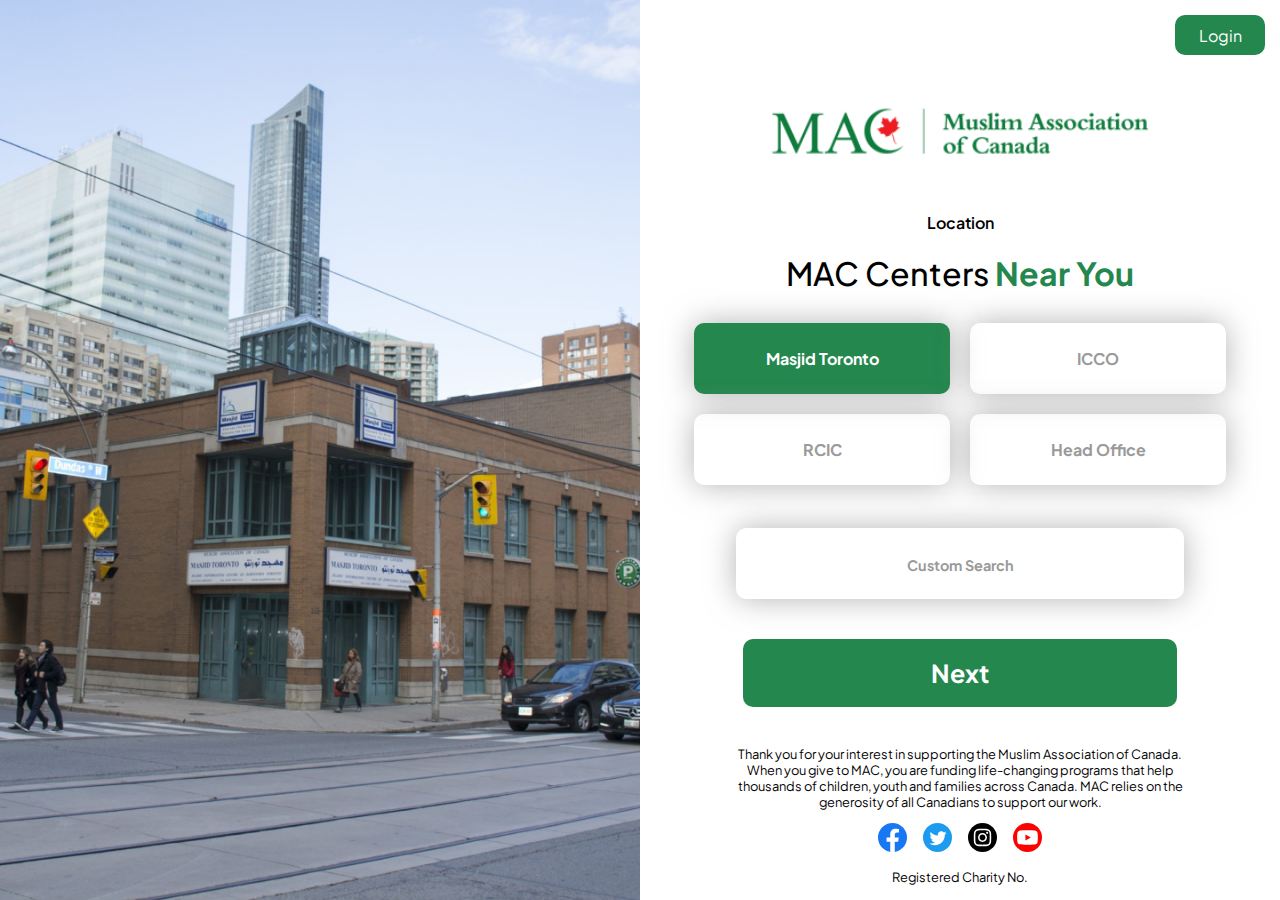
<file: index.html>
<!DOCTYPE html>
<html lang="en">
<head>
    <meta charset="UTF-8">
    <meta http-equiv="X-UA-Compatible" content="IE=edge">
    <meta name="viewport" content="width=device-width, initial-scale=1.0">
    <title>Location</title>
    <link rel="stylesheet" href="style.css">
    <link rel="preconnect" href="https://fonts.googleapis.com">
    <link rel="preconnect" href="https://fonts.gstatic.com" crossorigin>
    <link href="https://fonts.googleapis.com/css2?family=Plus+Jakarta+Sans:wght@400;500;700&display=swap" rel="stylesheet">
</head>
<body class="location">
    <div class="content">

        <div class="left-side"></div>

        <div class="right-side">
            <section class="login-wrapper">
                <button class="login-btn">Login</button>
            </section>

            <section class="header">
                <img src="./images/Mac-logo.svg" alt="Mac Logo">
            </section>

            <section class="body">
                <div class="breadcrumbs-wrapper">
                    <p class="breadcrumb current-page">Location</p>
                </div>
                <h4>MAC Centers <span class="logo-colour"><b>Near You</b></span></h4>

                <form class="options">
                    <label class="choice">
                        <input type="radio" name="locationChoice" value="Masjid Toronto" checked>
                        <p>Masjid Toronto</p>
                    </label>

                    <label class="choice">
                        <input type="radio" name="locationChoice" value="ICCO">
                        <p>ICCO</p>
                    </label>

                    <label class="choice">
                        <input type="radio" name="locationChoice" value="RCIC">
                        <p>RCIC</p>
                    </label>

                    <label class="choice">
                        <input type="radio" name="locationChoice" value="Head Office">
                        <p>Head Office</p>
                    </label>

                    <label class="choice" id="search">
                        <input type="radio" name="locationChoice">
                        <input type="text" id="otherLocations" placeholder="Custom Search">
                    </label>
                </form>

                <a href="cause.html" class="next-page"><button class="next-btn">Next</button></a>
            </section>

            <section class="footer">
                <div class="note">
                    <p>Thank you for your interest in supporting the Muslim Association of Canada. When you give to MAC, you are funding life-changing programs that help thousands of children, youth and families across Canada. MAC relies on the generosity of all Canadians to support our work.</p>
                </div>

                <div class="socials-container">
                    <ul class="socials">
                        <li class="social-wrapper">
                            <a href="#" target="_blank">
                                <img src="./images/Facebook.svg" alt="Facebook">
                            </a>
                        </li>
                        <li class="social-wrapper">
                            <a href="#" target="_blank">
                                <img src="./images/Twitter.svg" alt="Twitter">
                            </a>
                        </li><li class="social-wrapper">
                            <a href="#" target="_blank">
                                <img src="./images/Instagram.svg" alt="Instagram">
                            </a>
                        </li><li class="social-wrapper">
                            <a href="" target="_blank">
                                <img src="./images/YouTube.svg" alt="Youtube">
                            </a>
                        </li>
                    </ul>
                </div>

                <div class="PS">
                    <p>Registered Charity No.</p>
                </div>
            </section>
        </div>

    </div>
    
</body>
</html>
</file>
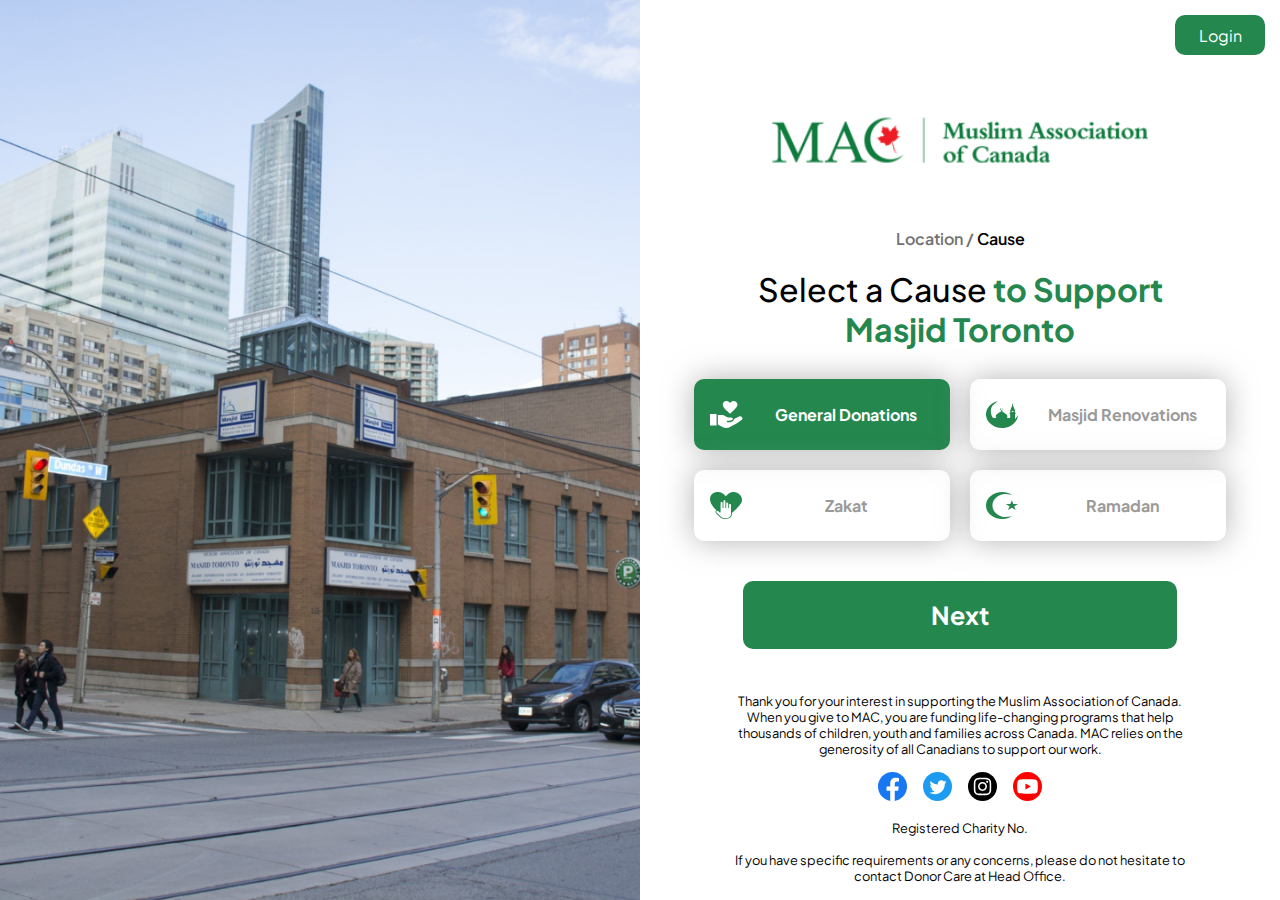
<file: cause.html>
<!DOCTYPE html>
<html lang="en">
<head>
    <meta charset="UTF-8">
    <meta http-equiv="X-UA-Compatible" content="IE=edge">
    <meta name="viewport" content="width=device-width, initial-scale=1.0">
    <title>Cause</title>
    <link rel="stylesheet" href="style.css">
    <link rel="preconnect" href="https://fonts.googleapis.com">
    <link rel="preconnect" href="https://fonts.gstatic.com" crossorigin>
    <link href="https://fonts.googleapis.com/css2?family=Plus+Jakarta+Sans:wght@400;500;700&display=swap" rel="stylesheet">
</head>
<body class="cause">
    <div class="content">

        <div class="left-side"></div>

        <div class="right-side">
            <section class="login-wrapper">
                <button class="login-btn">Login</button>
            </section>
            
            <section class="header">
                <img src="./images/Mac-logo.svg" alt="Mac Logo">
            </section>

            <section class="body">
                <div class="breadcrumbs-wrapper">
                    <p class="breadcrumb"> <a href="./index.html"> Location&nbsp; </a> </p>
                    <p>/&nbsp;</p>
                    <p class="breadcrumb current-page">Cause</p>
                </div>
                <h4>Select a Cause <span class="logo-colour"><b> to Support Masjid Toronto </b></span></h4>

                <form class="options">
                    <label class="choice">
                        <input type="radio" name="causeChoice" value="General Donations" checked>
                        <svg width="33" height="27" viewBox="0 0 33 27" fill="none" xmlns="http://www.w3.org/2000/svg">
                            <path fill-rule="evenodd" clip-rule="evenodd" d="M7.86831 23.619V13.8806H12.2496C14.1065 14.2129 15.9635 15.2205 17.8204 16.389H21.2231C22.7635 16.4813 23.5706 18.0429 22.0724 19.0689C20.8802 19.9447 19.3055 19.8946 17.6912 19.7495C16.5781 19.6941 16.5306 21.1897 17.6912 21.1949C18.0947 21.2266 18.5326 21.1316 18.9151 21.1316C20.9303 21.129 22.5868 20.7439 23.6023 19.1534L24.1114 17.9637L29.1732 15.4553C31.7054 14.6218 33.5043 17.27 31.6394 19.1138C27.973 21.7805 24.2142 23.9751 20.3685 25.7477C17.5751 27.4463 14.7818 27.3883 11.9911 25.7477L7.86831 23.619ZM20.0678 2.05567C21.0252 1.05598 21.6952 0.193441 23.1723 0.0246275C25.9419 -0.294536 28.49 2.54365 27.092 5.33699C26.6937 6.13358 25.8839 7.07788 24.9871 8.00636C24.0032 9.02452 22.9139 10.0242 22.1489 10.7812L20.0678 12.8466L18.348 11.1901C16.28 9.19861 12.9064 6.69014 12.7956 3.58291C12.7164 1.40679 14.4362 0.0114389 16.4092 0.0378161C18.1765 0.0589178 18.9177 0.937278 20.0678 2.05567ZM0 12.9442H6.54945V24.5976H0V12.9442Z" fill="#24874E"/>
                            </svg>
                        <p>General Donations</p>
                    </label>

                    <label class="choice">
                        <input type="radio" name="causeChoice" value="Masjid Renovations">
                        <svg width="32" height="27" viewBox="0 0 32 27" fill="none" xmlns="http://www.w3.org/2000/svg">
                            <path fill-rule="evenodd" clip-rule="evenodd" d="M7.12237 17.0896H10.3984C8.00779 13.1063 13.2317 12.3012 15.3307 9.95486V9.4589C15.1406 9.42998 14.9505 9.37216 14.7682 9.28097C14.362 9.08081 14.1015 8.78723 13.9817 8.4047C13.862 8.02216 13.9219 7.65519 14.1588 7.30601C14.3333 7.05025 14.5963 6.84786 14.9531 6.70774C14.5208 7.12586 14.2291 7.4061 14.4219 8.02661C14.526 8.35799 14.7526 8.61376 15.1041 8.78278C15.4505 8.95404 15.8203 8.99629 16.2083 8.90733C16.9427 8.74498 17.0729 8.3869 17.2812 7.85313C17.2916 8.00881 17.2916 8.10667 17.289 8.15338C17.2682 8.36689 17.1927 8.56483 17.0677 8.75165C16.8359 9.09638 16.4922 9.321 16.0442 9.42109C16.013 9.42998 15.9844 9.43443 15.9531 9.43888V9.95931C18.1172 12.4725 23.0989 13.1664 20.8828 17.0852H24.1901V14.0427L23.4453 11.6696H24.3047V9.28987L26.1979 4.42142V3.02026C26.1979 2.84234 26.3646 2.7 26.5729 2.7C26.7812 2.7 26.9479 2.84234 26.9479 3.02026V4.20791L28.9583 9.28987V11.6696H29.914L28.987 14.0427V18.2839C30.0443 17.0585 30.9557 15.5973 32 13.9448C31.7969 15.406 31.6302 16.3468 31.5052 16.7627C30.9062 18.7199 29.8385 20.488 28.3125 22.0582C25.4844 24.9672 21.8724 26.5886 17.4791 26.9333C13.0859 27.2802 9.19269 26.2483 5.78904 23.8307C2.36196 21.4021 0.455705 18.3128 0.0676845 14.5586C-0.317732 10.8044 0.919247 7.45502 3.78383 4.50815C5.8906 2.34415 8.74477 0.840692 12.3411 0C7.513 3.32273 4.25779 5.56458 4.90623 11.6185C5.12758 13.6735 5.86716 15.4972 7.12237 17.0896ZM15.6354 7.67298L15.8802 7.31046L15.5547 6.99909L16.0312 7.08583L16.276 6.72331L16.3281 7.13921L16.8073 7.22817L16.3594 7.3972L16.4114 7.8131L16.0807 7.50173L15.6354 7.67298ZM25.8203 9.95264H27.5547V11.1203H25.8203V9.95264Z" fill="#24874E"/>
                            </svg>
                        <p>Masjid Renovations</p>
                    </label>

                    <label class="choice">
                        <input type="radio" name="causeChoice" value="Zakat">
                        <svg width="32" height="27" viewBox="0 0 32 27" fill="none" xmlns="http://www.w3.org/2000/svg">
                            <path fill-rule="evenodd" clip-rule="evenodd" d="M15.8411 4.27737C17.9244 2.20083 19.388 0.400662 22.6119 0.0446127C28.6458 -0.612709 34.1822 5.29323 31.138 11.107C30.2708 12.7628 28.5052 14.7323 26.552 16.6644C24.9739 18.2255 23.2734 19.7643 21.8229 21.0963V22.1595C21.8248 23.4169 21.3072 24.6241 20.3828 25.5183C18.7682 27.082 14.4479 27.3907 12.3098 26.574C10.8098 25.9939 8.42704 23.4891 7.10933 22.1396C6.69502 21.7548 6.30625 21.3457 5.94527 20.9146C5.76277 20.6715 5.63519 20.3948 5.57063 20.102C5.50607 19.8092 5.50594 19.5068 5.57027 19.214C5.64119 18.9305 5.78534 18.6686 5.98954 18.4521C6.09693 18.3399 6.21955 18.2419 6.35412 18.1608C3.08329 15.051 0.156204 11.498 -4.61768e-05 7.45442C-0.164109 2.92289 3.57547 0.022204 7.87756 0.074491C11.7213 0.124288 13.3463 1.94935 15.8411 4.27737ZM21.0026 18.838V22.1595C21.0007 23.2093 20.5655 24.2159 19.7916 24.9606C18.4166 26.2902 14.414 26.5292 12.5911 25.837C11.3593 25.3689 9.12235 23.0833 7.86193 21.7885C7.62756 21.5395 6.74735 20.7104 6.55985 20.4067C6.35895 20.1127 6.28606 19.7553 6.35672 19.4107C6.39308 19.2541 6.47113 19.1092 6.58329 18.9899C6.69045 18.8756 6.82685 18.7898 6.97912 18.7409C7.36714 18.6239 7.88537 18.7409 8.4062 19.2389C8.52599 19.3534 8.8411 19.6572 9.15099 19.9361C9.39051 20.1649 9.65208 20.3717 9.93224 20.5536C9.99951 20.5959 10.0783 20.6184 10.1588 20.6183L10.4817 20.4664L10.5963 18.9227C10.5963 16.0394 10.6171 13.7363 10.6171 10.8456C10.6171 9.60068 12.5807 9.60068 12.5807 10.8456V15.9249H13.427V9.3019C13.427 8.05697 15.3906 8.05697 15.3906 9.3019V15.9199H16.2552V11.3535C16.2552 10.1086 18.2187 10.1086 18.2187 11.3535V15.9199H19.039V13.0342C19.039 11.7893 21.0026 11.7893 21.0026 13.0342V18.838Z" fill="#24874E"/>
                            </svg>
                        <p>Zakat</p>
                    </label>

                    <label class="choice">
                        <input type="radio" name="causeChoice" value="Ramadan">
                        <svg width="32" height="27" viewBox="0 0 32 27" fill="none" xmlns="http://www.w3.org/2000/svg">
                            <g clip-path="url(#clip0_602_110)">
                            <path d="M25.871 24.2732C24.4136 25.0642 23.4525 25.5498 22.9929 25.73C20.8291 26.5759 18.5367 27 16.126 27C11.6619 27 7.86214 25.6794 4.71623 23.0471C1.57033 20.4148 0 17.2354 0 13.5C0 9.74048 1.5782 6.55444 4.73724 3.93311C7.8989 1.31396 11.7381 0 16.26 0C19.5844 0 22.7907 0.903076 25.871 2.70703C19.742 1.67212 15.6087 0.973389 10.5249 5.21631C7.79386 7.50146 6.42573 10.2634 6.42573 13.5C6.42573 16.7124 7.78598 19.4678 10.5091 21.7661C15.6087 26.0771 19.7079 25.3081 25.871 24.2732ZM19.7184 11.9509H24.4057L25.871 8.22217L27.3074 11.9509H32L28.2055 14.2471L29.6419 17.9934L25.871 15.6907L22.0686 17.9934L23.5129 14.2471L19.7184 11.9509Z" fill="#24874E"/>
                            </g>
                            <defs>
                            <clipPath id="clip0_602_110">
                            <rect width="32" height="27" fill="white"/>
                            </clipPath>
                            </defs>
                            </svg>
                        <p>Ramadan</p>
                    </label>
                </form>

                <a href="donation-amount.html" class="next-page"><button class="next-btn">Next</button></a>
            </section>

            <section class="footer">
                <div class="note">
                    <p>Thank you for your interest in supporting the Muslim Association of Canada. When you give to MAC, you are funding life-changing programs that help thousands of children, youth and families across Canada. MAC relies on the generosity of all Canadians to support our work.</p>
                </div>

                <div class="socials-container">
                    <ul class="socials">
                        <li class="social-wrapper">
                            <a href="#" target="_blank">
                                <img src="./images/Facebook.svg" alt="Facebook">
                            </a>
                        </li>
                        <li class="social-wrapper">
                            <a href="#" target="_blank">
                                <img src="./images/Twitter.svg" alt="Twitter">
                            </a>
                        </li><li class="social-wrapper">
                            <a href="#" target="_blank">
                                <img src="./images/Instagram.svg" alt="Instagram">
                            </a>
                        </li><li class="social-wrapper">
                            <a href="" target="_blank">
                                <img src="./images/YouTube.svg" alt="Youtube">
                            </a>
                        </li>
                    </ul>
                </div>

                <div class="PS">
                    <p>Registered Charity No.</p>
                    <br>
                    <p>If you have specific requirements or any concerns, please do not hesitate to contact Donor Care at Head Office.</p>
                </div>
            </section>
        </div>

    </div>

</body>
</html>
</file>
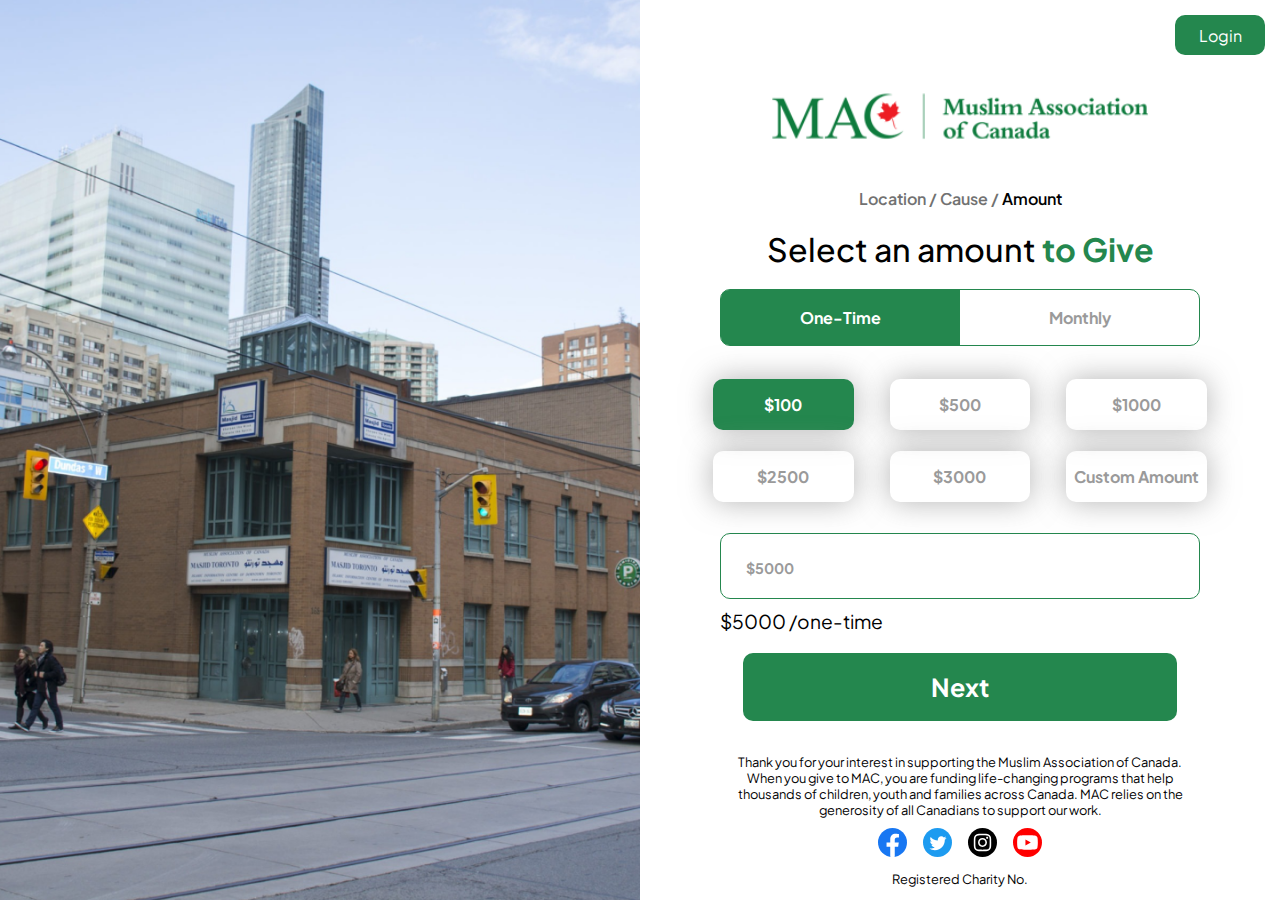
<file: donation-amount.html>
<!DOCTYPE html>
<html lang="en">
<head>
    <meta charset="UTF-8">
    <meta http-equiv="X-UA-Compatible" content="IE=edge">
    <meta name="viewport" content="width=device-width, initial-scale=1.0">
    <title>Donation Amount</title>
    <link rel="stylesheet" href="style.css">
    <link rel="preconnect" href="https://fonts.googleapis.com">
    <link rel="preconnect" href="https://fonts.gstatic.com" crossorigin>
    <link href="https://fonts.googleapis.com/css2?family=Plus+Jakarta+Sans:wght@400;500;700&display=swap" rel="stylesheet">
</head>
<body class="donation-amount">
    <div class="content">

        <div class="left-side"></div>

        <div class="right-side">
            <section class="login-wrapper">
                <button class="login-btn">Login</button>
            </section>

            <section class="header">
                <img src="./images/Mac-logo.svg" alt="Mac Logo">
            </section>

            <section class="body">
                <div class="breadcrumbs-wrapper">
                    <p class="breadcrumb"> <a href="./index.html"> Location&nbsp; </a> </p>
                    <p>/&nbsp;</p>
                    <p class="breadcrumb"> <a href="./cause.html"> Cause&nbsp; </a> </p>
                    <p>/&nbsp;</p>
                    <p class="breadcrumb current-page">Amount</p>
                </div>

                <h4>Select an amount <span class="logo-colour"><b> to Give </b></span></h4>

                <form class="options">
                    <div class="frequency">
                        <label class="selection-1">
                            <input type="radio" name="donationFrequency" value="One-Time" checked>
                            <p>One-Time</p>
                        </label>

                        <label class="selection-1">
                            <input type="radio" name="donationFrequency" value="Monthly">
                            <p>Monthly</p>
                        </label>
                    </div>

                    <label class="selection-2">
                        <input type="radio" name="donationChoice" value="$100" checked>
                        <p>$100</p>
                    </label>

                    <label class="selection-2">
                        <input type="radio" name="donationChoice" value="$500">
                        <p>$500</p>
                    </label>

                    <label class="selection-2">
                        <input type="radio" name="donationChoice" value="$1000">
                        <p>$1000</p>
                    </label>

                    <label class="selection-2">
                        <input type="radio" name="donationChoice" value="$2500">
                        <p>$2500</p>
                    </label>

                    <label class="selection-2">
                        <input type="radio" name="donationChoice" value="$3000">
                        <p>$3000</p>
                    </label>

                    <label class="selection-2">
                        <input type="radio" name="donationChoice" value="Custom Amount">
                        <p>Custom Amount</p>
                    </label>

                    <label class="selection-3" id="customDonation">
                        <input type="number" id="otherChoice" placeholder="$5000">
                    </label>

                    <div class="summary">
                        <p>$5000 /one-time</p>
                    </div>
                </form>

                <a href="./payment-information.html" class="next-page"><button class="next-btn">Next</button></a>
            </section>

            <section class="footer">
                <div class="note">
                    <p>Thank you for your interest in supporting the Muslim Association of Canada. When you give to MAC, you are funding life-changing programs that help thousands of children, youth and families across Canada. MAC relies on the generosity of all Canadians to support our work.</p>
                </div>

                <div class="socials-container">
                    <ul class="socials">
                        <li class="social-wrapper">
                            <a href="#" target="_blank">
                                <img src="./images/Facebook.svg" alt="Facebook">
                            </a>
                        </li>
                        <li class="social-wrapper">
                            <a href="#" target="_blank">
                                <img src="./images/Twitter.svg" alt="Twitter">
                            </a>
                        </li><li class="social-wrapper">
                            <a href="#" target="_blank">
                                <img src="./images/Instagram.svg" alt="Instagram">
                            </a>
                        </li><li class="social-wrapper">
                            <a href="" target="_blank">
                                <img src="./images/YouTube.svg" alt="Youtube">
                            </a>
                        </li>
                    </ul>
                </div>

                <div class="PS">
                    <p>Registered Charity No.</p>
                </div>
            </section>
        </div>

    </div>
    
</body>
</html>
</file>
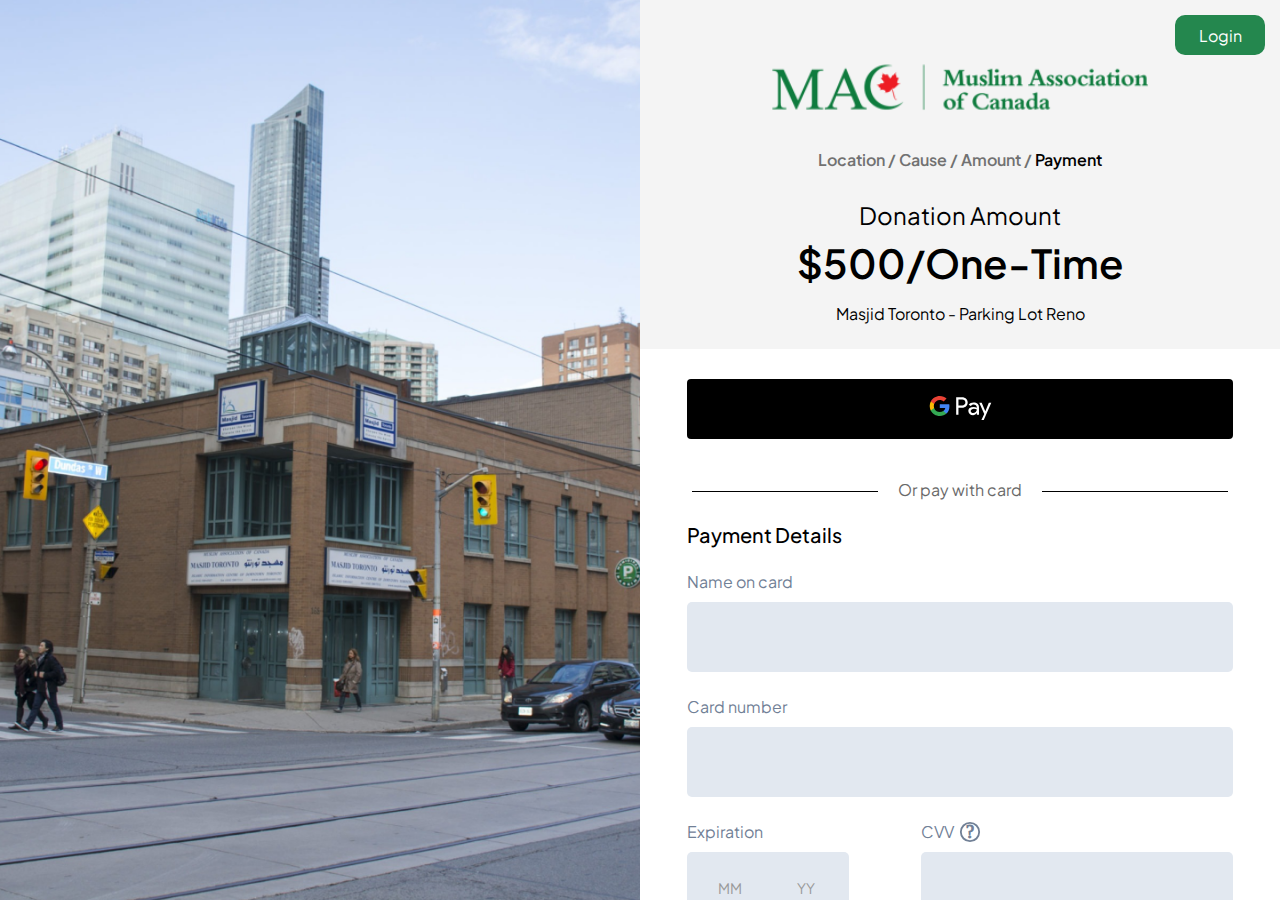
<file: payment-information.html>
<!DOCTYPE html>
<html lang="en">
<head>
    <meta charset="UTF-8">
    <meta http-equiv="X-UA-Compatible" content="IE=edge">
    <meta name="viewport" content="width=device-width, initial-scale=1.0">
    <title>Payment Information</title>
    <link rel="stylesheet" href="style.css">
    <link rel="preconnect" href="https://fonts.googleapis.com">
    <link rel="preconnect" href="https://fonts.gstatic.com" crossorigin>
    <link href="https://fonts.googleapis.com/css2?family=Plus+Jakarta+Sans:wght@400;500;700&display=swap" rel="stylesheet">
</head>
<body class="payment-information">
    <div class="content">

        <div class="left-side"></div>

        <div class="right-side">
            <div class="top-wrapper">
                <section class="login-wrapper">
                    <button class="login-btn">Login</button>
                </section>

                <section class="header">
                    <img src="./images/Mac-logo.svg" alt="Mac Logo">
                </section>

                <div class="breadcrumbs-wrapper">
                    <p class="breadcrumb"> <a href="./index.html"> Location&nbsp; </a> </p>
                    <p>/&nbsp;</p>
                    <p class="breadcrumb"> <a href="./cause.html"> Cause&nbsp; </a> </p>
                    <p>/&nbsp;</p>
                    <p class="breadcrumb"><a href="./donation-amount.html"> Amount&nbsp; </a> </p>
                    <p>/&nbsp;</p>
                    <p class="breadcrumb current-page">Payment</p>
                </div>

                <div class="donation-summary">
                    <p class="donation-summary-header">Donation Amount</p>
                    <h2 class="donation-summary-amount">$500/One-Time</h2>
                    <p class="donation-summary-footer">Masjid Toronto - Parking Lot Reno</p>
                </div>
            </div>

            <div class="google-pay-wrapper">
                <button><img src="./images/google-pay.svg" alt="google logo"></button>
            </div>

            <div class="card-payment">
                <p> <span> Or pay with card </span></p>
            </div>

            <section class="checkout-form-container">
                <div class="checkout-form">
                    <form action="" method="post" id="payment-form">
                        <div class="credit-card-section">
                            <h5 class="card-titles">Payment Details</h5>
                            <div class="credit-card-containers">
                                <div class="top-form-group" id="card-name">
                                    <label for="cardHolderName" class="card-label">Name on card</label>
                                    <div class="CC-Con">
                                        <input type="text" class="input-info" id="cardHolderName">
                                    </div>
                                </div>
                                <div class="top-form-group" id="card-number">
                                    <label for="cardNumber" class="card-label">Card number</label>
                                    <div class="CC-Con">
                                        <input type="text" class="input-info" id="cardNumber">
                                    </div>
                                </div>
                                <div class="top-form-group" id="card-exp">
                                    <label for="expiration" class="card-label">Expiration</label>
                                    <div class="CC-Con">
                                        <input type="text" class="input-info expiration" id="expiration" placeholder="MM">
                                        <input type="text" class="input-info expiration" placeholder="YY">
                                    </div>
                                </div>
                                <div class="top-form-group" id="card-cvv">
                                    <div id="CVV-info">
                                        <label for="CVV" class="card-label">CVV</label>
                                        <img src="./images/question-mark.svg" alt="Question-mark" width="22" height="22" 
                                        title="The CVV is the 3-digit security code on the back of your card.">                               
                                    </div>
                                    <div class="CC-Con">
                                        <input type="text" class="input-info" id="CVV">
                                    </div>
                                </div>
                            </div>
                        </div>

                        <div class="personal-section">
                            <h5 class="card-titles">Donor Details</h5>
                            <div class="personal-containers">
                                <div class="bottom-form-group" id="first-name">
                                    <label for="firstName" class="card-label">First Name</label>
                                    <div class="P-Con">
                                        <input type="text" class="input-info" id="firstName">
                                    </div>
                                </div>
                                <div class="bottom-form-group" id="last-name">
                                    <label for="lastName" class="card-label">Last Name</label>
                                    <div class="P-Con">
                                        <input type="text" class="input-info" id="lastName">
                                    </div>
                                </div>
                                <div class="bottom-form-group" id="email">
                                    <label for="emailInput" class="card-label">Email</label>
                                    <div class="P-Con">
                                        <input type="text" class="input-info" id="emailInput" required>
                                    </div>
                                </div>
                                <div class="bottom-form-group" id="phone">
                                    <label for="phoneInput" class="card-label">Phone #</label>
                                    <div class="P-Con">
                                        <input type="text" class="input-info" id="phoneInput" required>
                                    </div>
                                </div>
                                <div class="bottom-form-group" id="organization">
                                    <label for="organizationInput" class="card-label">Organization/Company</label>
                                    <div class="P-Con">
                                        <input type="text" class="input-info" id="organizationInput">
                                    </div>
                                </div>
                                <div class="bottom-form-group" id="address-1">
                                    <label for="addressInput-1" class="card-label">Address 1</label>
                                    <div class="P-Con">
                                        <input type="text" class="input-info" id="addressInput-1">
                                    </div>
                                </div>
                                <div class="bottom-form-group" id="address-2">
                                    <label for="addressInput-2" class="card-label">Address 2</label>
                                    <div class="P-Con">
                                        <input type="text" class="input-info" id="addressInput-2">
                                    </div>
                                </div>
                                <div class="bottom-form-group" id="country">
                                    <label for="countryInput" class="card-label">Country</label>
                                    <div class="P-Con">
                                        <input type="text" class="input-info" id="countryInput">
                                    </div>
                                </div>
                                <div class="bottom-form-group" id="city">
                                    <label for="cityInput" class="card-label">City</label>
                                    <div class="P-Con">
                                        <input type="text" class="input-info" id="cityInput">
                                    </div>
                                </div>
                                <div class="bottom-form-group" id="province-state">
                                    <label for="provinceStateInput" class="card-label">Province/State</label>
                                    <div class="P-Con">
                                        <input type="text" class="input-info" id="provinceStateInput">
                                    </div>
                                </div>
                                <div class="bottom-form-group" id="postal-zip">
                                    <label for="postalCodeInput" class="card-label">Postal Code</label>
                                    <div class="P-Con">
                                        <input type="text" class="input-info" id="postalCodeInput">
                                    </div>
                                </div>
                            </div>
                        </div>

                        <div class="donate-section">
                            <button id="donate-btn"> Donate </button>
                        </div>
                    </form>
                </div>
            </section>

            <section class="footer">
                <div class="note">
                    <p>Thank you for your interest in supporting the Muslim Association of Canada. When you give to MAC, you are funding life-changing programs that help thousands of children, youth and families across Canada. MAC relies on the generosity of all Canadians to support our work.</p>
                </div>

                <div class="socials-container">
                    <ul class="socials">
                        <li class="social-wrapper">
                            <a href="#" target="_blank">
                                <img src="./images/Facebook.svg" alt="Facebook">
                            </a>
                        </li>
                        <li class="social-wrapper">
                            <a href="#" target="_blank">
                                <img src="./images/Twitter.svg" alt="Twitter">
                            </a>
                        </li><li class="social-wrapper">
                            <a href="#" target="_blank">
                                <img src="./images/Instagram.svg" alt="Instagram">
                            </a>
                        </li><li class="social-wrapper">
                            <a href="" target="_blank">
                                <img src="./images/YouTube.svg" alt="Youtube">
                            </a>
                        </li>
                    </ul>
                </div>

                <div class="PS">
                    <p>Registered Charity No.</p>
                </div>
            </section>
            
        </div>
    </div>
    
</body>
</html>
</file>
<file: style.css>
* {
    box-sizing: border-box;
    margin: 0;
    padding: 0;
    font-family: 'Plus Jakarta Sans', sans-serif;
}

:root {
    --main-colour: #24874E;
}

body {
    background-color: white;
    width: 100vw;
}

.content {
    display: flex;
    height: 100%;
}

.left-side {
    display: none;
}

.right-side {
    display: grid;
    min-height: 100%;
}

.login-wrapper {
    display: flex;
    justify-content: flex-end;
    padding-top: 15px;
    padding-right: 15px;
}

.login-btn {
    background-color: var(--main-colour);
    color: white;
    border: none;
    cursor: pointer;
    width: 95px;
    height: 35px;
    border-radius: 10px;
    font-size: 1rem;
}

.header {
    justify-self: center;
    align-self: center;
    margin-top: 10px;
    display: flex;
    justify-content: center;
}

.header > img {
    width: 70%;
    height: 4rem;
}

.body {
    align-self: center;
    display: flex;
    flex-direction: column;
    align-items: center;
}

.breadcrumbs-wrapper {
    display: flex;
    justify-content: center;
    align-items: center;
    margin-top: 30px;
    font-size: 1rem;
    font-weight: 600;
    color: #717171;
}

.breadcrumb > a,
.breadcrumb> a:visited {
    text-decoration: none;
    color: inherit;
}

.current-page {
    color: black;
}

.breadcrumb:not(.current-page) {
    cursor: pointer;
}

.breadcrumb:hover:not(.current-page) {
    color: var(--main-colour);
}

.body > h4 {
    width: 80%;
    font-size: 1.7rem;
    font-weight: 500;
    margin: 30px 0;
    text-align: center;
}

.logo-colour {
    color: var(--main-colour);
}

.options {
    display: flex;
    flex-wrap: wrap;
    justify-content: center;
    align-items: center;
    color: #9A9A9A;
    font-weight: 700;
    font-size: 1rem;
    text-align: center;
    min-width: 100%;
}

.choice {
    display: flex;
    align-items: center;
    justify-content: center;
    flex-basis: 40%;
    padding: 8px;
    height: 71px;
    cursor: pointer;
    border-radius: 10px;
    margin: 10px;
    box-shadow: 0px 0px 30px 0px rgba(154, 154, 154, 0.75);
    position: relative;
}

#search {
    margin-top: 33px;
    flex-basis: 70%;
}

#search > input[type='text'],
input[type='number'] {
    text-align: center;
}

#search > input[type='text'],
#customDonation > input[type='text'],
input[type='number'] {
    outline: none;
    border: none;
    font-weight: 700;
    font-size: 18px;
}

input[type='text']::placeholder,
input[type='number']::placeholder {
    color: #9A9A9A;
    font-size: 0.9rem;
}

#search > input[type='text']:checked
input[type='number']:checked {
    outline: none;
    border: none;
}

input[type='radio'] { 
    width: 16px;
    height: 16px;
    cursor: pointer;
    visibility:hidden;
    position: absolute;
}

.selection-2 > input[type='number'] {
    font-size: 12px;
    width: 80%;
}

input[type="radio"]:checked {
    accent-color: black;
    visibility:hidden;
}

.choice:has(input[type="radio"]:checked),
input[type="radio"]:checked + #otherLocations, 
input[type="radio"]:checked + svg path,
input[type="radio"]:checked + p,
input[type="radio"]:checked + ::placeholder, 
.selection-1:has(input[type="radio"]:checked), 
.selection-2:has(input[type="radio"]:checked) {
    color: white;
    background-color: var(--main-colour);
    fill: white;
}

input:focus::placeholder,
input[type="radio"]:checked + :focus::placeholder {
    color: transparent;
}

input:-webkit-autofill,
input:-webkit-autofill:hover, 
input:-webkit-autofill:focus, 
input:-webkit-autofill:active {
    -webkit-box-shadow: 0 0 0 40px #E2E8F0 inset;
}

.content a {
    margin: 50px 0;
}

.next-btn {
    font-weight: 700;
    font-size: 25px;
    border: none;
    text-decoration: none;
    background-color: var(--main-colour);
    color: white;
    width: 200px;
    height: 68px;
    border-radius: 10px;
    cursor: pointer;
}

.footer {
    display: flex;
    flex-wrap: wrap;
    justify-content: center;
    align-items: center;
    row-gap: 1rem;
}

.note {
    padding: 30px 0;
}

.note,
.PS {
    width: 75%;
    text-align: center;
    font-size: 0.8rem;
}

.PS {
    padding-bottom: 10px;
}

.socials-container {
    flex-basis: 100%;
    display: flex;
    justify-content: center;
}

.socials {
    list-style: none;
    display: flex;
    column-gap: 1rem;
}

.social-wrapper {
    cursor: pointer;
}

.cause .choice {
    display: grid;
    grid-template-columns: 30% 70%;
    text-align: center;
}

.cause .choice svg,
.cause .choice p  {
    justify-self: center;
}

.frequency {
    flex-basis: 75%;
    display: grid;
    grid-template-columns: 1fr 1fr;
    align-items: center;
    justify-content: center;
    height: 57px;
    border-radius: 10px;
    cursor: pointer;
    border: 1px solid var(--main-colour);
    background:linear-gradient(var(--main-colour),var(--)) center/1px 100% no-repeat;
    margin-bottom: 33px;
}

.selection-1 {
    height: 100%;
    width: 100%;
    display: flex;
    align-items: center;
    justify-content: center;
    cursor: pointer;
    position: relative;
}

.selection-1:first-child {
    border-radius: 8px 0 0 8px;
}

.selection-1:last-child {
    border-radius: 0 8px 8px 0;
}

.selection-2 {
    display: flex;
    align-items: center;
    justify-content: center;
    flex-basis: 33%;
    height: 51px;
    padding: 3px;
    cursor: pointer;
    border-radius: 10px;
    margin: 0 18px 21px;
    box-shadow: 0px 0px 30px 0px rgba(154, 154, 154, 0.75);
    position: relative;
    text-align: center;
}

.selection-3 {
    display: flex;
    align-items: center;
    width: 75%;
    height: 66px;
    border-radius: 10px;
    background-color: transparent;
    border: 1px solid var(--main-colour);
    padding-left: 25px;
    margin-top: 10px;
}

.summary {
    color: black;
    width: 75%;
    text-align: left;
    margin: 20px 0 -30px;
    font-size: 1.2rem;
    font-weight: 400;
}

#otherChoice {
    text-align: left;
    width: 90%;
}

.top-wrapper {
    display: flex;
    flex-direction: column;
    background-color: #F4F4F4;
    padding-bottom: 10px;
}

.donation-summary {
    display: flex;
    flex-direction: column;
    justify-content: center;
    align-items: center;
    margin-top: 30px;
}

.donation-summary-header {
    font-size: 1.2rem;
    margin-bottom: 7px;
}

.donation-summary-amount {
    font-size: 2rem;
    font-weight: 600;
}

.donation-summary-footer {
    font-size: 0.8rem;
    margin: 15px 0;
}

.google-pay-wrapper {
    display: flex;
    justify-content: center;
    align-items: center;
    padding: 30px 0;
    margin: 0 2rem;
}

.google-pay-wrapper > button {
    width: 100%;
    height: 60px;
    background-color: black;
    color: white;
    border-radius: 4px;
    border: none;
    cursor: pointer;
}

.google-pay-wrapper > button:hover,
.login-btn:hover {
    transform: scale(0.99);
}

.card-payment {
    display: flex;
    justify-content: center;
    margin: 10px 2rem 20px;
}

.card-payment > p {
    width: 100%;
    text-align: center;
    border-bottom: 1px solid #000;
    line-height: 0.1em;
    margin: 10px 0;
    color: #696969;
}

.card-payment > p > span {
    background: #fff;
    padding: 0 20px;
}

.checkout-form {
    display: flex;
    justify-content: center;
    height: 100%;
}

.card-titles {
    font-size: 20px;
    font-weight: 500;
    margin-bottom: 1.5rem;
    font-family: 'Plus Jakarta Sans', sans-serif;
}

#payment-form,
.google-pay-wrapper {
    margin: 0 2rem;
}

.credit-card-section {
    display: flex;
    flex-wrap: wrap;
}

.credit-card-containers,
.personal-containers {
    display: flex;
    flex-wrap: wrap;
}

.personal-section {
    margin-bottom: 20px;
}

.CC-Con,
.P-Con {
    display: flex;
    align-items: center;
    border-radius: 5px;
    margin-bottom: 1.5rem;
    padding: 0 0.3rem;
    background-color: #E2E8F0;
}

.choice:hover,
.selection-2:hover,
.CC-Con:focus-within,
.P-Con:focus-within {
    border: 1.5px var(--main-colour) solid;
}

.CC-Con > img,
.P-Con > img {
    padding: 0.375rem 0.75rem;
}

.card-label {
    display: block;
    margin-bottom: 10px;
    color: #718096;
}

.input-info {
    border: none;
    outline: none;
    width: 90%;
    height: 70px;
    padding: 0.375rem 0.75rem;
    color: black;
    background-color: #E2E8F0;
    font-size: 1.1em;
    font-weight: 400;
}

.input-info::placeholder {
    text-align: center;
}

.expiration {
    text-align: center;
}

#CVV-info {
    display: flex;
    gap: 5px;
}

.donate-section {
    width: 100%;
    display: flex;
    justify-content: center;
}

#donate-btn {
    font-weight: 700;
    font-size: 20px;
    border: none;
    text-decoration: none;
    background-color: var(--main-colour);
    color: white;
    width: 201px;
    height: 64px;
    border-radius: 10px;
    margin-bottom: 20px;
    cursor: pointer;
}

#card-name,
#card-number,
#card-exp,
#card-cvv,
#first-name,
#last-name,
#email,
#phone,
#organization,
#address-1,
#address-2,
#country,
#city,
#province-state,
#postal-zip {
    width: 100%;
}

#card-exp {
    width: 45%;
}
    
#card-cvv {
    width: 55%;
    padding-left: 10%;
}

/* Tablet */
@media (min-width:769px) and (max-width:1024px) {
    body {
        height: 100vh;
    }

    .body {
        display: flex;
        flex-direction: column;
        justify-content: space-evenly;
        min-height: 100%;
    }

    .right-side:not(.payment-information .right-side) {
        grid-template-rows: 50px auto auto auto;
    }

    .breadcrumbs-wrapper:not(.payment-information .breadcrumbs-wrapper) {
        margin-top: 0;
        font-size: 1.2rem;
    }

    .body > h4 {
        font-size: 2.5rem;
    }

    .login-wrapper {
        height: max-content;
    }

    .header {
        margin-top: 0;
        width: 60%;
    }

    .header > img {
        width: 100%;
    }

    .content:not(.payment-information .content) {
        display: flex;
        justify-content: center;
        align-items: center;
    }

    .choice {
        margin: 20px;
    }

    .next-btn {
        width: 434px;
    }

    .footer {
        row-gap: 0;
        align-items: end;
        margin-bottom: 10px;
    }

    .note {
        padding: 0;
    }

    .selection-2 {
        flex-basis: 22%;
    }

    .donation-summary-header {
        font-size: 1.5rem;
    }
    
    .donation-summary-amount {
        font-size: 2.5rem;
    }
    
    .donation-summary-footer {
        font-size: 1rem;
    }

    .payment-information .breadcrumbs-wrapper {
        font-size: 1.2rem;
    }

    .credit-card-section > .card-titles,
    .top-form-group,
    .personal-section > .card-titles,
    .bottom-form-group {
        padding: 0 15px;
    }

    #card-name,
    #card-number,
    #organization,
    #address-1,
    #address-2 {
        flex: 0 0 auto;
        width: 100%;
    }
        
    #card-exp {
        flex: 0 0 auto;
        width: 33.3%;
    }
    
    #card-cvv {
        flex: 0 0 auto;
        width: 66.7%;
    }

    #first-name,
    #last-name,
    #email,
    #phone,
    #country,
    #city,
    #province-state,
    #postal-zip {
        flex: 0 0 auto;
        width: 50%;
    }

    #donate-btn {
        width: 40%;
    }

    .payment-information .footer {
        row-gap: 30px;
    }

    .payment-information .footer .note {
        margin-top: 10px;
        width: 90%;
    }
}


/* Desktop */
@media (min-width:1025px) {
    .left-side {
        display: inline;
        background-image: url(./images/Masjid-Toronto.png);
        background-repeat: no-repeat;
        background-size: cover;
        background-position: 50%;
        width: 100%;
    }

    .right-side {
        width: 100%;
        height: 100vh;
        overflow: scroll;
    }

    .login-btn {
        width: 90px;
        height: 40px;
    }

    .header {
        margin-top: 0;
        width: 60%;
    }

    .header > img {
        width: 100%;
    }

    .breadcrumbs-wrapper:not(.payment-information .breadcrumbs-wrapper) {
        margin-top: 20px;
    }

    .body > h4 {
        font-size: 2rem;
        margin: 20px 0;
    }

    #search {
        width: 503px;
    }

    .content a {
        margin: 30px 0 20px;
    }

    .next-btn {
        width: 434px;
    }

    .footer {
        row-gap: .2rem;
    }

    .note {
        padding: 0;
    }

    .cause .choice {
        grid-template-columns: 20% 80%;
    }

    .selection-2 {
        flex-basis: 22%;
    }

    .summary {
        margin: 10px 0 -10px;
    }

    .donation-summary-header {
        font-size: 1.5rem;
    }
    
    .donation-summary-amount {
        font-size: 2.5rem;
    }
    
    .donation-summary-footer {
        font-size: 1rem;
    }
    
    .google-pay-wrapper {
        padding: 30px 15px;
    }

    .card-payment > p {
        margin: 10px 20px;
    }

    .credit-card-section > .card-titles,
    .top-form-group,
    .personal-section > .card-titles,
    .bottom-form-group {
        padding: 0 15px;
    }

    #card-name,
    #card-number,
    #organization,
    #address-1,
    #address-2 {
        flex: 0 0 auto;
        width: 100%;
    }
    
    #card-exp {
        flex: 0 0 auto;
        width: 33.3%;
    }
    
    #card-cvv {
        flex: 0 0 auto;
        width: 66.7%;
    }

    #first-name,
    #last-name,
    #email,
    #phone,
    #country,
    #city,
    #province-state,
    #postal-zip {
        flex: 0 0 auto;
        width: 50%;
    }

    #donate-btn {
        width: 40%;
    }

    .payment-information .footer {
        row-gap: 30px;
    }

    .payment-information .footer .note {
        margin-top: 10px;
        width: 90%;
    }
}
</file>
